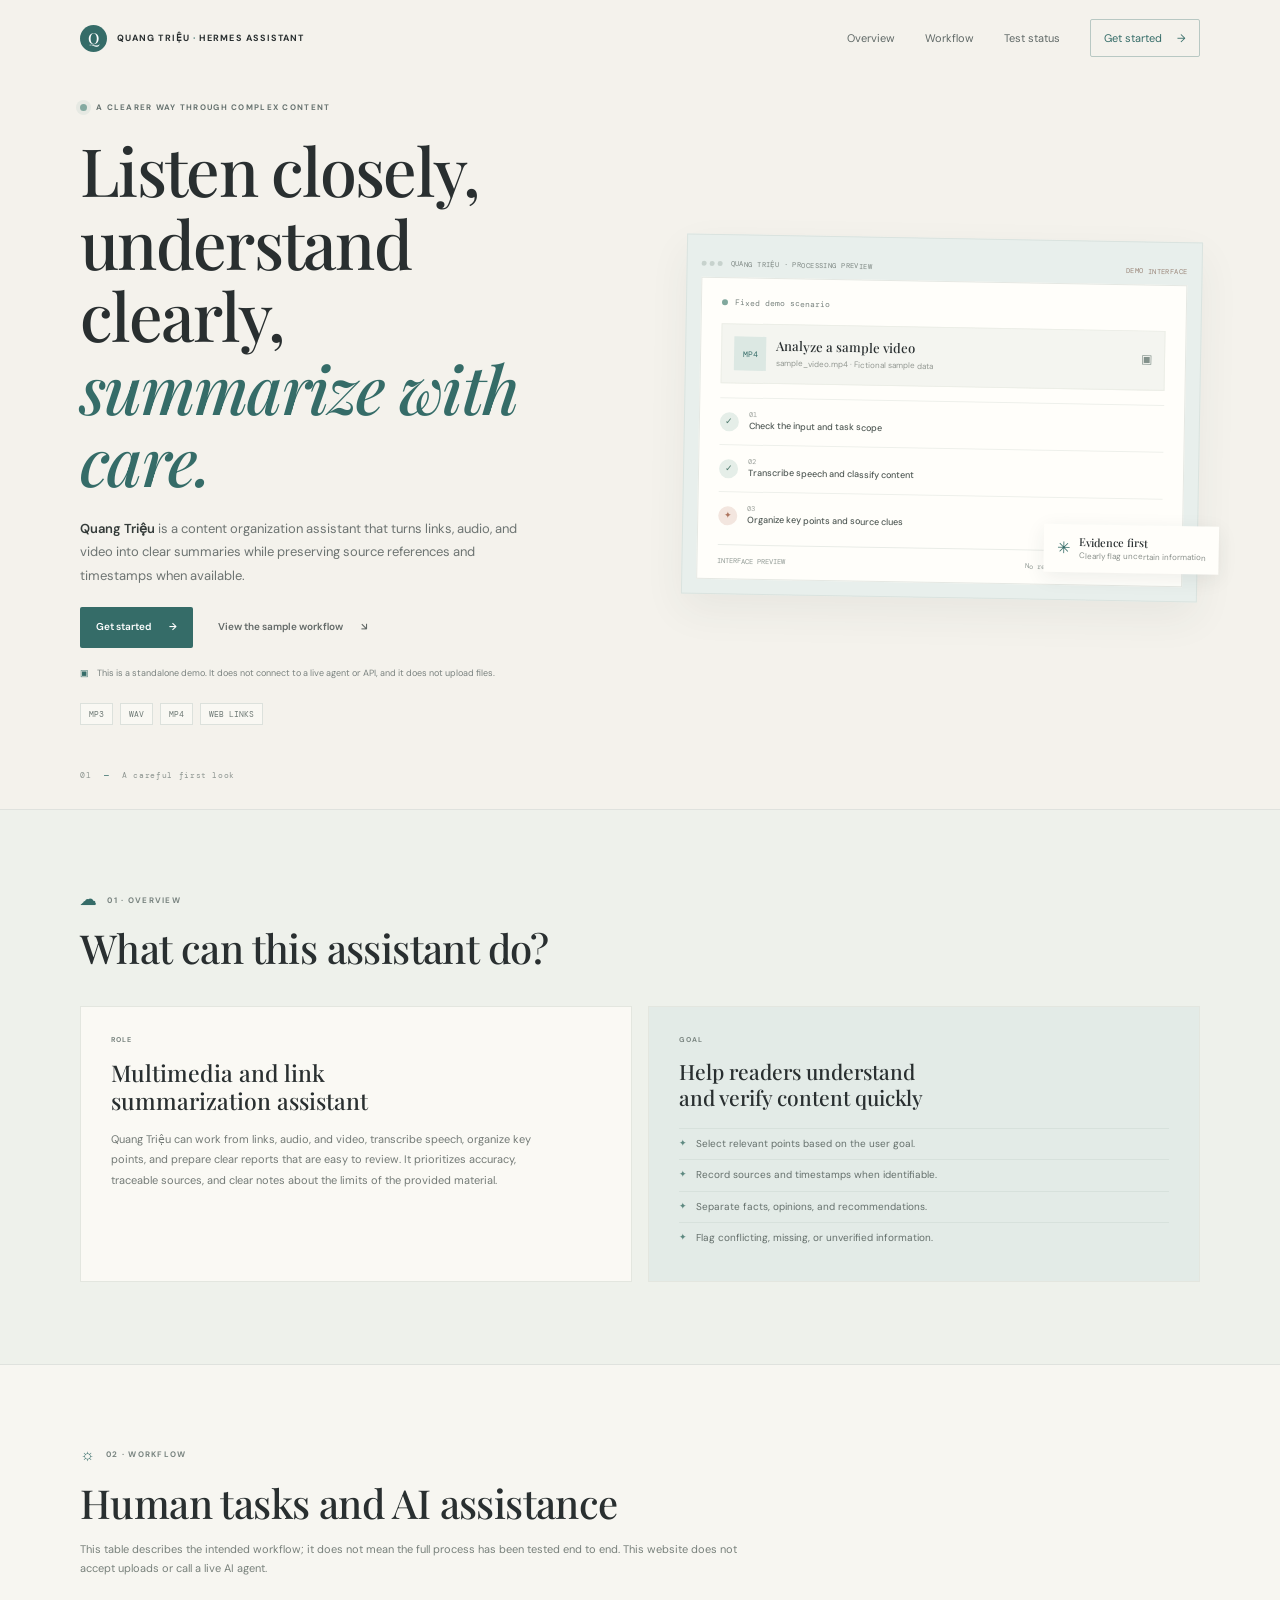
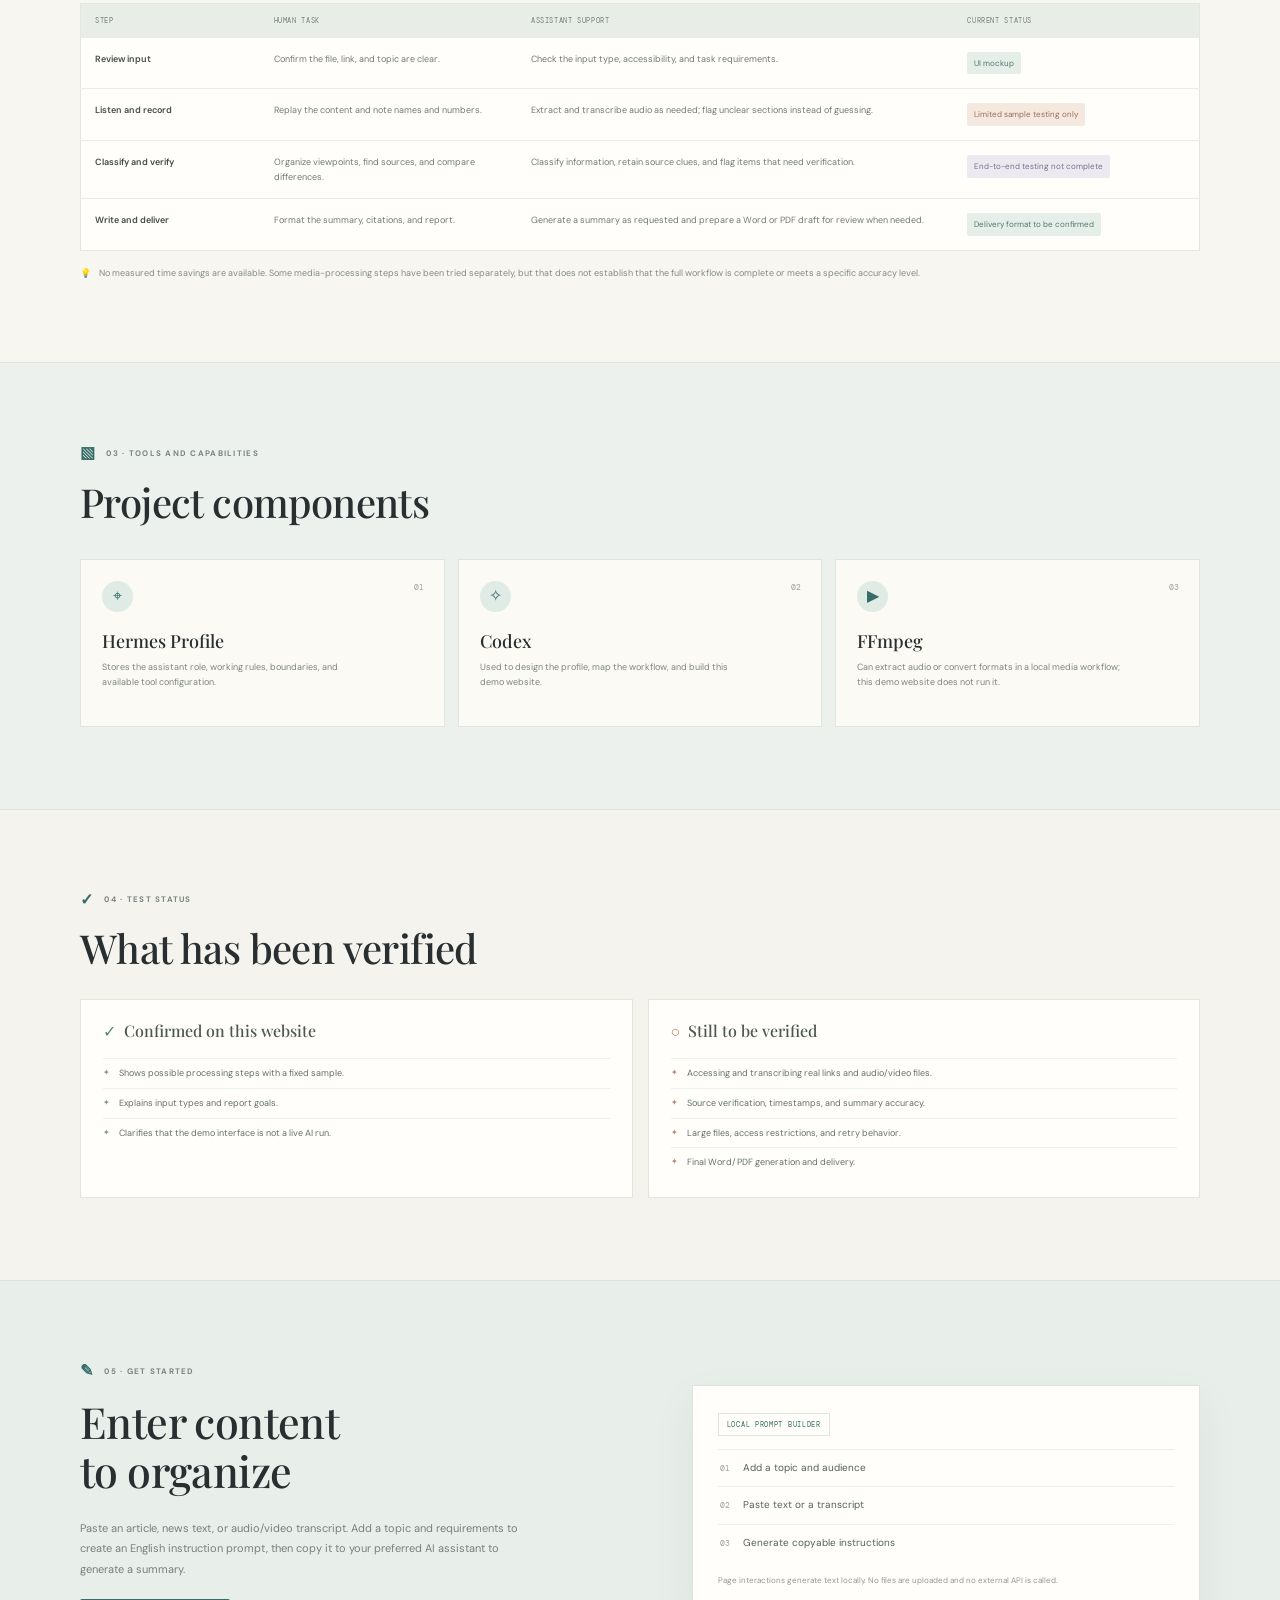
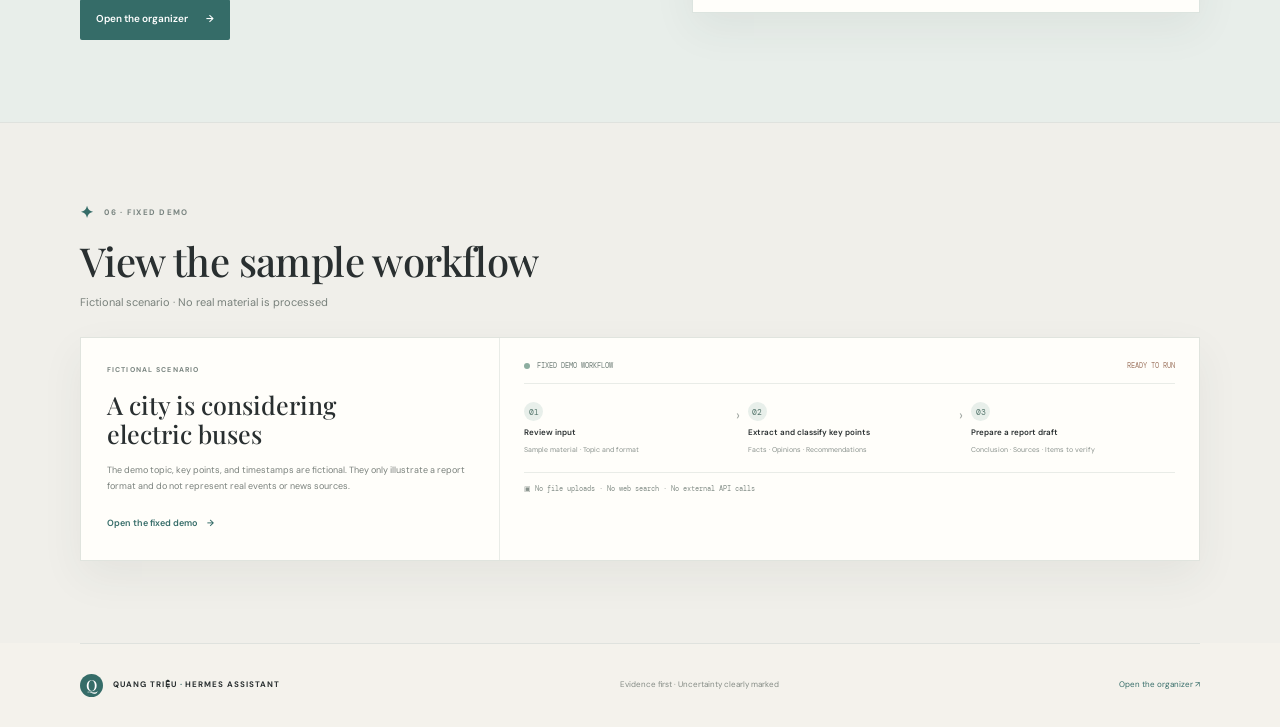
<file: index.html>
<!doctype html>
<html lang="en">
<head>
  <meta charset="utf-8">
  <meta name="viewport" content="width=device-width, initial-scale=1">
  <meta name="theme-color" content="#f4f2ec">
  <meta name="description" content="Quang Triệu is a content organization assistant concept for links, audio, and video, with source clues and clear notes about limits.">
  <title>Quang Triệu · Content Organizer</title>
  <link rel="preconnect" href="https://fonts.googleapis.com"><link rel="preconnect" href="https://fonts.gstatic.com" crossorigin>
  <link href="https://fonts.googleapis.com/css2?family=DM+Mono:wght@400;500&family=DM+Sans:wght@400;500;600;700&family=Playfair+Display:ital,wght@0,500;0,600;0,700;1,500&display=swap" rel="stylesheet">
  <link rel="stylesheet" href="style.css"><script src="app.js" defer></script>
</head>
<body class="content-site">
  <header class="site-header wrap">
    <a class="brand" href="index.html"><span class="brand-mark">Q</span><span>QUANG TRIỆU <i>·</i> HERMES ASSISTANT</span></a>
    <nav class="main-nav" aria-label="Main navigation"><a href="#overview">Overview</a><a href="#workflow">Workflow</a><a href="#status">Test status</a><a class="nav-cta" href="workbench.html">Get started <span>→</span></a></nav>
    <button class="menu-toggle" type="button" aria-label="Open navigation" aria-expanded="false">☰</button>
  </header>
  <main>
    <section class="hero wrap" id="top">
      <div class="hero-copy">
        <p class="kicker"><span class="kicker-dot"></span> A CLEARER WAY THROUGH COMPLEX CONTENT</p>
        <h1>Listen closely,<br>understand clearly,<br><em>summarize with care.</em></h1>
        <p class="hero-intro"><strong>Quang Triệu</strong> is a content organization assistant that turns links, audio, and video into clear summaries while preserving source references and timestamps when available.</p>
        <div class="hero-actions"><a class="button button-primary" href="workbench.html">Get started <span>→</span></a><a class="button button-quiet" href="#demo">View the sample workflow <span>↘</span></a></div>
        <div class="scope-note"><span>▣</span> This is a standalone demo. It does not connect to a live agent or API, and it does not upload files.</div>
        <div class="formats"><span>MP3</span><span>WAV</span><span>MP4</span><span>WEB LINKS</span></div>
      </div>
      <div class="hero-preview">
        <div class="preview-topline"><div class="window-dots"><i></i><i></i><i></i></div><span>QUANG TRIỆU · PROCESSING PREVIEW</span><b>DEMO INTERFACE</b></div>
        <div class="preview-content"><div class="preview-status"><span class="status-pulse"></span> Fixed demo scenario</div><div class="preview-file"><span class="file-type">MP4</span><div><strong>Analyze a sample video</strong><small>sample_video.mp4 · Fictional sample data</small></div><span class="file-lock">▣</span></div><div class="preview-step"><span class="step-done">✓</span><div><small>01</small><strong>Check the input and task scope</strong></div></div><div class="preview-step"><span class="step-done">✓</span><div><small>02</small><strong>Transcribe speech and classify content</strong></div></div><div class="preview-step"><span class="step-current">✦</span><div><small>03</small><strong>Organize key points and source clues</strong></div></div><div class="preview-footer"><span>INTERFACE PREVIEW</span><span>No real media or news is processed</span></div></div>
        <div class="evidence-chip"><span>✳</span><div><strong>Evidence first</strong><small>Clearly flag uncertain information</small></div></div>
      </div>
      <div class="hero-index">01 <span>—</span> A careful first look</div>
    </section>

    <section class="section-block overview-section" id="overview"><div class="wrap">
      <div class="section-label"><span>☁</span><span>01 · OVERVIEW</span></div><h2>What can this assistant do?</h2>
      <div class="overview-grid"><article class="info-panel"><span class="mini-label">ROLE</span><h3>Multimedia and link<br>summarization assistant</h3><p>Quang Triệu can work from links, audio, and video, transcribe speech, organize key points, and prepare clear reports that are easy to review. It prioritizes accuracy, traceable sources, and clear notes about the limits of the provided material.</p></article><article class="goal-panel"><span class="mini-label">GOAL</span><h3>Help readers understand<br>and verify content quickly</h3><ul><li>Select relevant points based on the user goal.</li><li>Record sources and timestamps when identifiable.</li><li>Separate facts, opinions, and recommendations.</li><li>Flag conflicting, missing, or unverified information.</li></ul></article></div>
    </div></section>

    <section class="section-block workflow-section" id="workflow"><div class="wrap">
      <div class="section-label"><span>☼</span><span>02 · WORKFLOW</span></div><h2>Human tasks and AI assistance</h2><p class="section-lede">This table describes the intended workflow; it does not mean the full process has been tested end to end. This website does not accept uploads or call a live AI agent.</p>
      <div class="table-scroll"><table class="workflow-table"><thead><tr><th>Step</th><th>Human task</th><th>Assistant support</th><th>Current status</th></tr></thead><tbody>
        <tr><td><b>Review input</b></td><td>Confirm the file, link, and topic are clear.</td><td>Check the input type, accessibility, and task requirements.</td><td><span class="status-tag">UI mockup</span></td></tr>
        <tr><td><b>Listen and record</b></td><td>Replay the content and note names and numbers.</td><td>Extract and transcribe audio as needed; flag unclear sections instead of guessing.</td><td><span class="status-tag status-peach">Limited sample testing only</span></td></tr>
        <tr><td><b>Classify and verify</b></td><td>Organize viewpoints, find sources, and compare differences.</td><td>Classify information, retain source clues, and flag items that need verification.</td><td><span class="status-tag status-lilac">End-to-end testing not complete</span></td></tr>
        <tr><td><b>Write and deliver</b></td><td>Format the summary, citations, and report.</td><td>Generate a summary as requested and prepare a Word or PDF draft for review when needed.</td><td><span class="status-tag">Delivery format to be confirmed</span></td></tr>
      </tbody></table></div>
      <p class="table-note"><span>💡</span> No measured time savings are available. Some media-processing steps have been tried separately, but that does not establish that the full workflow is complete or meets a specific accuracy level.</p>
    </div></section>

    <section class="section-block tools-section"><div class="wrap">
      <div class="section-label"><span>▧</span><span>03 · TOOLS AND CAPABILITIES</span></div><h2>Project components</h2>
      <div class="tool-grid"><article class="tool-card"><span class="tool-icon">⌖</span><span class="tool-index">01</span><h3>Hermes Profile</h3><p>Stores the assistant role, working rules, boundaries, and available tool configuration.</p></article><article class="tool-card"><span class="tool-icon">✧</span><span class="tool-index">02</span><h3>Codex</h3><p>Used to design the profile, map the workflow, and build this demo website.</p></article><article class="tool-card"><span class="tool-icon">▶</span><span class="tool-index">03</span><h3>FFmpeg</h3><p>Can extract audio or convert formats in a local media workflow; this demo website does not run it.</p></article></div>
    </div></section>

    <section class="section-block status-section" id="status"><div class="wrap">
      <div class="section-label"><span>✓</span><span>04 · TEST STATUS</span></div><h2>What has been verified</h2>
      <div class="status-columns"><article><h3><span class="status-check">✓</span> Confirmed on this website</h3><ul><li>Shows possible processing steps with a fixed sample.</li><li>Explains input types and report goals.</li><li>Clarifies that the demo interface is not a live AI run.</li></ul></article><article><h3><span class="status-unchecked">○</span> Still to be verified</h3><ul><li>Accessing and transcribing real links and audio/video files.</li><li>Source verification, timestamps, and summary accuracy.</li><li>Large files, access restrictions, and retry behavior.</li><li>Final Word/PDF generation and delivery.</li></ul></article></div>
    </div></section>

    <section class="section-block start-section" id="start"><div class="wrap start-grid"><div><div class="section-label"><span>✎</span><span>05 · GET STARTED</span></div><h2>Enter content<br>to organize</h2><p class="section-lede">Paste an article, news text, or audio/video transcript. Add a topic and requirements to create an English instruction prompt, then copy it to your preferred AI assistant to generate a summary.</p><a class="button button-primary" href="workbench.html">Open the organizer <span>→</span></a></div><div class="start-preview"><span class="preview-stamp">LOCAL PROMPT BUILDER</span><div class="preview-line"><span>01</span> Add a topic and audience</div><div class="preview-line"><span>02</span> Paste text or a transcript</div><div class="preview-line"><span>03</span> Generate copyable instructions</div><p>Page interactions generate text locally. No files are uploaded and no external API is called.</p></div></div></section>

    <section class="section-block demo-section" id="demo"><div class="wrap">
      <div class="section-label"><span>✦</span><span>06 · FIXED DEMO</span></div><h2>View the sample workflow</h2><p class="section-lede">Fictional scenario · No real material is processed</p>
      <div class="demo-card"><div class="demo-copy"><span class="mini-label">FICTIONAL SCENARIO</span><h3>A city is considering<br>electric buses</h3><p>The demo topic, key points, and timestamps are fictional. They only illustrate a report format and do not represent real events or news sources.</p><a class="text-link" href="workbench.html#demo">Open the fixed demo <span>→</span></a></div><div class="demo-preview"><div class="demo-preview-top"><span><i></i> FIXED DEMO WORKFLOW</span><small>READY TO RUN</small></div><div class="demo-progress"><div><b>01</b><strong>Review input</strong><small>Sample material · Topic and format</small></div><span>›</span><div><b>02</b><strong>Extract and classify key points</strong><small>Facts · Opinions · Recommendations</small></div><span>›</span><div><b>03</b><strong>Prepare a report draft</strong><small>Conclusion · Sources · Items to verify</small></div></div><p class="demo-lock">▣ No file uploads · No web search · No external API calls</p></div></div>
    </div></section>
  </main>
  <footer class="site-footer wrap"><a class="brand" href="index.html"><span class="brand-mark">Q</span><span>QUANG TRIỆU <i>·</i> HERMES ASSISTANT</span></a><p>Evidence first · Uncertainty clearly marked</p><a href="workbench.html">Open the organizer ↗</a></footer>
</body>
</html>
</file>
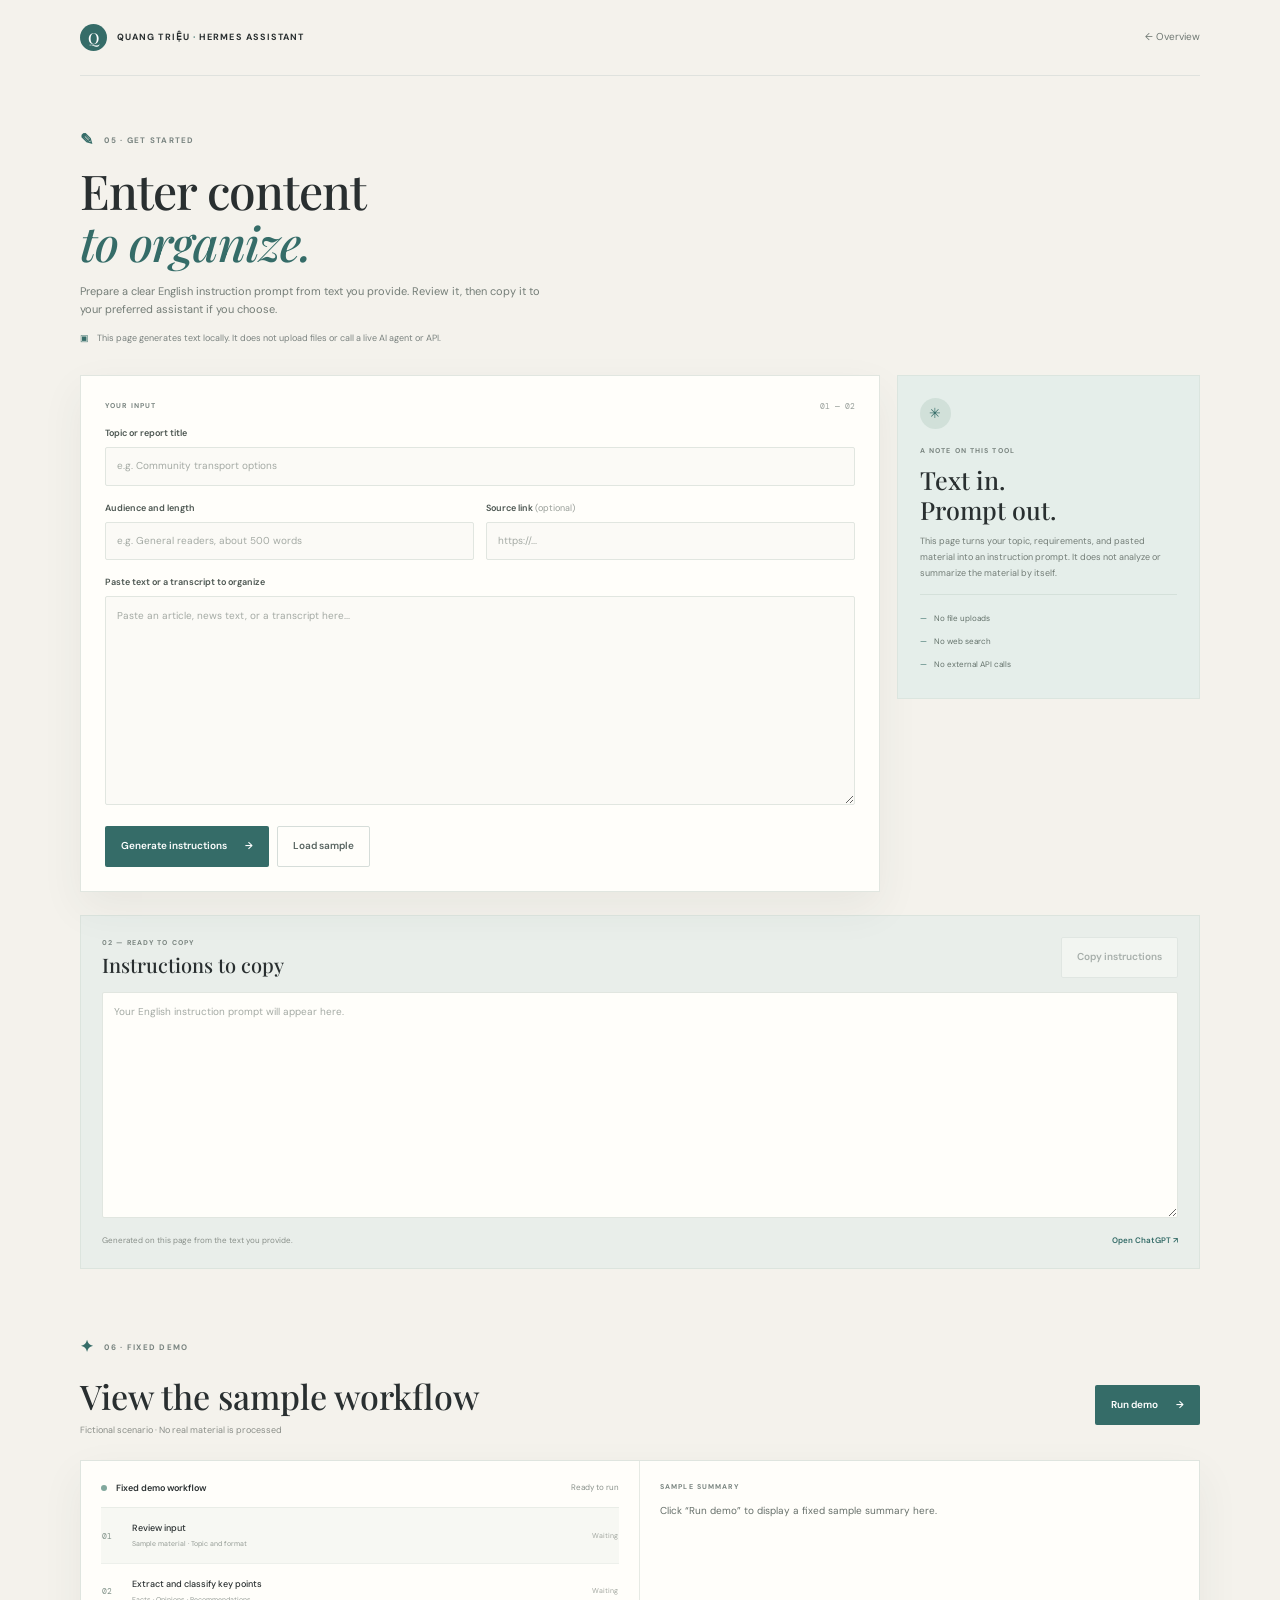
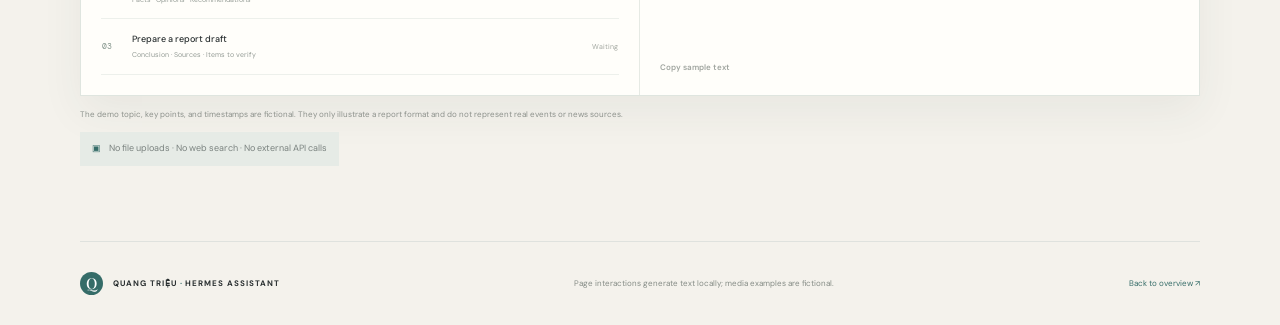
<file: workbench.html>
<!doctype html>
<html lang="en">
<head>
  <meta charset="utf-8"><meta name="viewport" content="width=device-width, initial-scale=1"><meta name="theme-color" content="#f4f2ec">
  <meta name="description" content="Create a copyable English instruction prompt for organizing an article or transcript. This page does not process files or call an AI service.">
  <title>Content Organizer · Quang Triệu</title>
  <link rel="preconnect" href="https://fonts.googleapis.com"><link rel="preconnect" href="https://fonts.gstatic.com" crossorigin>
  <link href="https://fonts.googleapis.com/css2?family=DM+Mono:wght@400;500&family=DM+Sans:wght@400;500;600;700&family=Playfair+Display:ital,wght@0,500;0,600;0,700;1,500&display=swap" rel="stylesheet">
  <link rel="stylesheet" href="style.css"><script src="app.js" defer></script>
</head>
<body class="workbench-page">
  <header class="site-header workbench-header wrap"><a class="brand" href="index.html"><span class="brand-mark">Q</span><span>QUANG TRIỆU <i>·</i> HERMES ASSISTANT</span></a><a class="back-link" href="index.html">← Overview</a></header>
  <main class="workbench wrap">
    <section class="workbench-heading"><div class="section-label"><span>✎</span><span>05 · GET STARTED</span></div><h1>Enter content<br><em>to organize.</em></h1><p>Prepare a clear English instruction prompt from text you provide. Review it, then copy it to your preferred assistant if you choose.</p><div class="scope-note"><span>▣</span> This page generates text locally. It does not upload files or call a live AI agent or API.</div></section>
    <section class="organizer-layout" id="input">
      <form class="organize-form" id="organize-form">
        <div class="form-section-head"><span class="mini-label">YOUR INPUT</span><span class="form-step">01 — 02</span></div>
        <label for="topic">Topic or report title</label><input id="topic" name="topic" type="text" maxlength="120" placeholder="e.g. Community transport options">
        <div class="field-pair"><div><label for="length">Audience and length</label><input id="length" name="length" type="text" maxlength="120" placeholder="e.g. General readers, about 500 words"></div><div><label for="source">Source link <span>(optional)</span></label><input id="source" name="source" type="url" maxlength="300" placeholder="https://..."></div></div>
        <label for="material">Paste text or a transcript to organize</label><textarea id="material" name="material" rows="11" maxlength="30000" placeholder="Paste an article, news text, or a transcript here..."></textarea>
        <div class="form-actions"><button class="button button-primary" type="submit">Generate instructions <span>→</span></button><button class="button button-outline" id="fill-example" type="button">Load sample</button></div>
      </form>
      <aside class="scope-aside"><span class="aside-icon">✳</span><span class="mini-label">A NOTE ON THIS TOOL</span><h2>Text in.<br>Prompt out.</h2><p>This page turns your topic, requirements, and pasted material into an instruction prompt. It does not analyze or summarize the material by itself.</p><ul><li>No file uploads</li><li>No web search</li><li>No external API calls</li></ul></aside>
    </section>
    <section class="result-section" aria-labelledby="result-title"><div class="result-heading"><div><span class="mini-label">02 — READY TO COPY</span><h2 id="result-title">Instructions to copy</h2></div><button class="button button-outline" id="copy-result" type="button" disabled>Copy instructions</button></div><textarea id="result" rows="12" aria-label="Instructions to copy" placeholder="Your English instruction prompt will appear here."></textarea><div class="result-footer"><span id="copy-status" aria-live="polite">Generated on this page from the text you provide.</span><a href="https://chatgpt.com/" target="_blank" rel="noopener noreferrer">Open ChatGPT ↗</a></div></section>
    <section class="fixed-demo" id="demo"><div class="section-label"><span>✦</span><span>06 · FIXED DEMO</span></div><div class="demo-head"><div><h2>View the sample workflow</h2><p>Fictional scenario · No real material is processed</p></div><button class="button button-primary" id="run-demo" type="button">Run demo <span>→</span></button></div>
      <div class="demo-workspace"><div class="demo-workflow"><div class="workflow-state"><span class="status-pulse"></span><strong>Fixed demo workflow</strong><small id="demo-state">Ready to run</small></div><div class="workflow-row active"><b>01</b><div><strong>Review input</strong><small>Sample material · Topic and format</small></div><span>Waiting</span></div><div class="workflow-row"><b>02</b><div><strong>Extract and classify key points</strong><small>Facts · Opinions · Recommendations</small></div><span>Waiting</span></div><div class="workflow-row"><b>03</b><div><strong>Prepare a report draft</strong><small>Conclusion · Sources · Items to verify</small></div><span>Waiting</span></div></div><div class="demo-output"><span class="mini-label">SAMPLE SUMMARY</span><p id="demo-result">Click “Run demo” to display a fixed sample summary here.</p><button class="text-button" id="copy-demo" type="button" disabled>Copy sample text</button></div></div>
      <p class="demo-disclaimer">The demo topic, key points, and timestamps are fictional. They only illustrate a report format and do not represent real events or news sources.</p><div class="scope-note"><span>▣</span> No file uploads · No web search · No external API calls</div>
    </section>
  </main>
  <footer class="site-footer wrap"><a class="brand" href="index.html"><span class="brand-mark">Q</span><span>QUANG TRIỆU <i>·</i> HERMES ASSISTANT</span></a><p>Page interactions generate text locally; media examples are fictional.</p><a href="index.html">Back to overview ↗</a></footer>
</body>
</html>
</file>
<file: style.css>
:root{--bg:#f4f2ec;--paper:#fffefa;--ink:#292f30;--muted:#737a79;--line:#dfe2de;--teal:#356c68;--teal-dark:#295855;--mint:#e5efeb;--peach:#f2e2d9;--lav:#ebe8f0;--mono:'DM Mono',monospace;--sans:'DM Sans',Arial,sans-serif;--serif:'Playfair Display',Georgia,serif;--shadow:0 16px 40px #313d3810}*{box-sizing:border-box}html{scroll-behavior:smooth}body{margin:0;background:var(--bg);color:var(--ink);font:14px/1.65 var(--sans);-webkit-font-smoothing:antialiased}a{color:inherit;text-decoration:none}button,input,textarea{font:inherit}button{color:inherit}button:focus-visible,a:focus-visible,input:focus-visible,textarea:focus-visible{outline:3px solid #7faaa4;outline-offset:2px}.wrap{width:min(1120px,calc(100% - 56px));margin-inline:auto}.site-header{height:76px;display:flex;justify-content:space-between;align-items:center}.brand{display:inline-flex;align-items:center;gap:10px;font-size:9px;font-weight:700;letter-spacing:.12em}.brand i{color:var(--teal);font-style:normal}.brand-mark{width:27px;height:27px;display:grid;place-items:center;background:var(--teal);border-radius:50%;color:white;font:500 15px var(--serif);letter-spacing:0}.main-nav{display:flex;align-items:center;gap:30px;color:#606967;font-size:11px}.main-nav a:not(.nav-cta):hover,.back-link:hover,.site-footer>a:last-child:hover{color:var(--teal)}.nav-cta{padding:9px 13px;border:1px solid #b8c8c3;color:var(--teal);border-radius:2px}.nav-cta span{margin-left:12px}.menu-toggle{display:none;background:none;border:0;font-size:20px}.hero{min-height:540px;display:grid;grid-template-columns:1fr .94fr;gap:55px;align-items:center;position:relative;padding:25px 0 74px}.hero-copy{padding-bottom:10px}.kicker,.section-label,.mini-label{font-size:8px;font-weight:700;letter-spacing:.16em;color:#677370}.kicker{display:flex;align-items:center;gap:9px;margin:0 0 20px}.kicker-dot{width:7px;height:7px;border-radius:50%;background:#84aaa1;box-shadow:0 0 0 4px #84aaa122}.hero h1{font:500 clamp(43px,5.2vw,67px)/1.09 var(--serif);letter-spacing:-1.7px;margin:0}.hero h1 em,.workbench-heading h1 em{font-weight:500;color:var(--teal)}.hero-intro{max-width:440px;color:#6d7472;font-size:13px;line-height:1.8;margin:20px 0 20px}.hero-intro strong{color:#343b39;font-weight:600}.hero-actions{display:flex;gap:9px;flex-wrap:wrap}.button{border-radius:2px;padding:11px 15px;font-size:10px;font-weight:600;display:inline-flex;align-items:center;justify-content:center;gap:18px;cursor:pointer;transition:background .18s,transform .18s;border:1px solid transparent}.button:hover{transform:translateY(-1px)}.button-primary{background:var(--teal);color:white}.button-primary:hover{background:var(--teal-dark)}.button-quiet{background:transparent;color:#626967}.button-outline{background:var(--paper);border-color:#d6ddd9;color:#586460}.button:disabled{opacity:.45;cursor:not-allowed;transform:none}.scope-note{display:flex;align-items:flex-start;gap:8px;color:#7a827f;font-size:9px;line-height:1.5;margin-top:19px}.scope-note span{color:var(--teal)}.formats{display:flex;gap:7px;margin-top:23px}.formats span{font:8px var(--mono);color:#6e7975;padding:5px 8px;border:1px solid #dce1dc;background:#f9f8f3}.hero-preview{background:#e8efec;padding:14px;border:1px solid #dae3df;box-shadow:var(--shadow);transform:rotate(1deg);position:relative}.preview-topline{height:28px;display:flex;align-items:center;gap:8px;color:#7b8580;font:7px var(--mono);letter-spacing:.06em}.preview-topline>b{margin-left:auto;font-weight:400;color:#9a8679}.window-dots{display:flex;gap:3px}.window-dots i{width:5px;height:5px;border-radius:50%;background:#c7d2cd}.preview-content{background:var(--paper);border:1px solid #e5e8e3;padding:19px 20px 13px}.preview-status{display:flex;align-items:center;gap:7px;color:#77817d;font:8px var(--mono);margin-bottom:16px}.status-pulse{display:inline-block;width:6px;height:6px;border-radius:50%;background:#81a89d}.preview-file{display:flex;align-items:center;gap:10px;padding:12px;background:#f4f5f0;border:1px solid #eceee7;margin-bottom:14px}.file-type{width:32px;height:34px;display:grid;place-items:center;background:#dce8e3;color:var(--teal);font:8px var(--mono)}.preview-file strong,.preview-file small{display:block}.preview-file strong{font:500 13px var(--serif)}.preview-file small{font-size:8px;color:#929791;margin-top:3px}.file-lock{margin-left:auto;color:#82918b;font-size:12px}.preview-step{display:flex;align-items:center;gap:10px;min-height:47px;border-top:1px solid #eef0eb}.preview-step>span{width:19px;height:19px;border-radius:50%;display:grid;place-items:center;font-size:9px}.step-done{background:#e5eee8;color:#4f796d}.step-current{background:#f3e6df;color:#ad755f}.preview-step small,.preview-step strong{display:block}.preview-step small{font:7px var(--mono);color:#9da29d}.preview-step strong{font-size:9px;font-weight:500;color:#515a56}.preview-footer{display:flex;justify-content:space-between;border-top:1px solid #e9ece7;padding-top:11px;margin-top:6px;font:7px var(--mono);color:#909994}.evidence-chip{position:absolute;right:-22px;bottom:27px;background:#fffefa;padding:10px 13px;display:flex;align-items:center;gap:9px;box-shadow:0 5px 20px #24332d14}.evidence-chip>span{color:var(--teal);font-size:16px}.evidence-chip strong,.evidence-chip small{display:block}.evidence-chip strong{font:500 11px var(--serif)}.evidence-chip small{font-size:8px;color:#8b918c}.hero-index{position:absolute;bottom:29px;left:0;color:#8e9691;font:8px var(--mono);letter-spacing:.08em}.hero-index span{color:var(--teal);margin:0 7px}.section-block{padding:77px 0 82px;border-top:1px solid var(--line)}.section-label{display:flex;align-items:center;gap:10px;margin-bottom:12px;color:#798480}.section-label>span:first-child{font-size:16px;color:var(--teal)}.section-block h2{font:500 40px/1.15 var(--serif);letter-spacing:-.6px;margin:0 0 22px}.overview-section{background:#eef1eb}.overview-grid{display:grid;grid-template-columns:1fr 1fr;gap:16px;margin-top:35px}.info-panel,.goal-panel{padding:27px 30px;background:#faf9f4;border:1px solid #e3e6df}.mini-label{display:block;color:#7a8580;font-size:7px}.info-panel h3,.goal-panel h3{font:500 23px/1.23 var(--serif);margin:13px 0}.info-panel p{max-width:450px;color:#737a76;font-size:11px;line-height:1.9;margin:0}.goal-panel{background:#e3ebe7}.goal-panel h3{font-size:21px}.goal-panel ul,.status-columns ul{padding:0;list-style:none;margin:17px 0 0}.goal-panel li,.status-columns li{display:flex;align-items:flex-start;gap:9px;font-size:10px;color:#65706c;padding:7px 0;border-top:1px solid #d7e1dc}.goal-panel li:before{content:'✦';color:#5e8981;font-size:9px}.workflow-section{background:#f7f6f1}.section-lede{max-width:660px;color:#78807b;font-size:11px;line-height:1.75;margin:-8px 0 24px}.table-scroll{overflow-x:auto}.workflow-table{width:100%;border-collapse:collapse;background:#fffefa;border:1px solid #e2e6e0;text-align:left;min-width:720px}.workflow-table th{padding:12px 14px;background:#e8ede8;color:#77817c;font:7px var(--mono);letter-spacing:.09em;text-transform:uppercase}.workflow-table td{padding:14px;border-top:1px solid #e9ece7;vertical-align:top;font-size:9px;line-height:1.6;color:#727a75}.workflow-table td:first-child{width:16%;color:#424c48}.workflow-table td:nth-child(2){width:23%}.workflow-table td:nth-child(3){width:39%}.workflow-table td:last-child{width:22%}.workflow-table td b{font-weight:600}.status-tag{display:inline-block;padding:5px 7px;border-radius:2px;background:#e6eee9;color:#55766c;font-size:8px}.status-peach{background:#f4e8df;color:#986f5b}.status-lilac{background:#ece9f1;color:#77718c}.table-note{display:flex;gap:8px;max-width:850px;color:#858b84;font-size:9px;line-height:1.6;margin:15px 0 0}.tools-section{background:#edf1ee}.tool-grid{display:grid;grid-template-columns:repeat(3,1fr);gap:13px;margin-top:34px}.tool-card{position:relative;min-height:168px;background:#fbfaf5;border:1px solid #e0e5df;padding:21px}.tool-icon{width:31px;height:31px;display:grid;place-items:center;border-radius:50%;background:#e1ebe6;color:var(--teal);font-size:16px}.tool-index{position:absolute;right:20px;top:22px;color:#9ba39e;font:8px var(--mono)}.tool-card h3{font:500 18px var(--serif);margin:17px 0 7px}.tool-card p{color:#7e8580;font-size:9px;line-height:1.75;margin:0;max-width:265px}.status-section{background:#f5f3ee}.status-columns{display:grid;grid-template-columns:1fr 1fr;gap:15px;margin-top:28px}.status-columns article{background:#fffefa;border:1px solid #e1e5df;padding:20px 22px}.status-columns h3{font:500 16px var(--serif);display:flex;align-items:center;gap:8px;margin:0;color:#4c5752}.status-check{color:#4e887b}.status-unchecked{color:#b9846d}.status-columns li{border-color:#edf0eb;font-size:9px}.status-columns li:before{content:'✦';color:#7d9a8f;font-size:8px}.status-columns article:last-child li:before{color:#b48876}.start-section{background:#e8eeea}.start-grid{display:grid;grid-template-columns:1.05fr .95fr;gap:50px;align-items:center}.start-grid h2{font-size:43px}.start-grid .section-lede{max-width:440px;line-height:1.9;margin:0 0 19px}.start-preview{padding:25px;background:#fffefa;border:1px solid #dce4df;box-shadow:var(--shadow)}.preview-stamp{display:inline-block;font:7px var(--mono);letter-spacing:.1em;color:var(--teal);border:1px solid #dce5df;padding:6px 8px;margin-bottom:13px}.preview-line{padding:10px 2px;border-top:1px solid #edf0eb;color:#55605b;font-size:10px}.preview-line span{font:8px var(--mono);color:#98a19b;margin-right:10px}.start-preview p{font-size:8px;color:#949992;margin:13px 0 0}.demo-section{background:#f0efea}.demo-section .section-lede{margin-top:-13px}.demo-card{display:grid;grid-template-columns:.75fr 1.25fr;background:#fffefa;border:1px solid #e0e4de;box-shadow:var(--shadow);margin-top:25px}.demo-copy{padding:26px;border-right:1px solid #e9ece7}.demo-copy h3{font:500 25px/1.18 var(--serif);margin:14px 0}.demo-copy p{font-size:9px;line-height:1.75;color:#7a817c;margin:0 0 16px}.text-link{font-size:9px;color:var(--teal);font-weight:600}.text-link span{margin-left:8px}.demo-preview{padding:23px 24px}.demo-preview-top{display:flex;justify-content:space-between;align-items:center;padding-bottom:13px;border-bottom:1px solid #e9ece7;font:7px var(--mono);color:#72807a}.demo-preview-top span{display:flex;align-items:center;gap:7px}.demo-preview-top i{display:block;width:6px;height:6px;border-radius:50%;background:#8cad9f}.demo-preview-top small{font-size:7px;color:#a27b67}.demo-progress{display:grid;grid-template-columns:1fr auto 1fr auto 1fr;gap:8px;align-items:start;padding:18px 0}.demo-progress>div{display:grid;gap:6px}.demo-progress b{width:19px;height:19px;display:grid;place-items:center;border-radius:50%;background:#e8efea;color:#55766c;font:8px var(--mono)}.demo-progress strong{font-size:8px;line-height:1.4;font-weight:600}.demo-progress small{font-size:7px;line-height:1.4;color:#8a928d}.demo-progress>span{color:#9da49f;margin-top:2px}.demo-lock{border-top:1px solid #e9ece7;padding-top:11px;margin:0;color:#87918b;font:7px var(--mono)}.site-footer{min-height:84px;border-top:1px solid var(--line);display:flex;align-items:center;justify-content:space-between;gap:16px}.site-footer .brand{font-size:8px}.site-footer .brand-mark{width:23px;height:23px}.site-footer p,.site-footer>a:last-child{font-size:8px;color:#848b85}.site-footer>a:last-child{color:var(--teal)}.workbench-header{border-bottom:1px solid var(--line)}.back-link{font-size:10px;color:#6e7772}.workbench{padding:51px 0 75px}.workbench-heading{max-width:700px;margin-bottom:29px}.workbench-heading h1{font:500 48px/1.08 var(--serif);letter-spacing:-1px;margin:0}.workbench-heading>p{font-size:11px;color:#747d77;max-width:470px;margin:13px 0}.workbench-heading .scope-note{margin-top:14px}.organizer-layout{display:grid;grid-template-columns:1.45fr .55fr;gap:17px;align-items:start}.organize-form{background:#fffefa;border:1px solid #e1e6e0;padding:24px;box-shadow:var(--shadow)}.form-section-head,.result-heading{display:flex;justify-content:space-between;align-items:center}.form-step{color:#9aa19c;font:8px var(--mono)}.organize-form label{display:block;font-size:9px;font-weight:600;margin:15px 0 6px;color:#4b5550}.organize-form label span{color:#999f99;font-weight:400}.organize-form input,.organize-form textarea,.result-section textarea{width:100%;border:1px solid #e1e6e0;background:#fbfaf6;border-radius:2px;padding:10px 11px;color:#343c38;font-size:10px;outline:none}.organize-form input::placeholder,.organize-form textarea::placeholder,.result-section textarea::placeholder{color:#a4aaa4}.organize-form textarea{resize:vertical;line-height:1.7;min-height:190px}.field-pair{display:grid;grid-template-columns:1fr 1fr;gap:12px}.form-actions{display:flex;gap:8px;margin-top:14px}.scope-aside{background:#e5eeea;border:1px solid #dbe5df;padding:22px;position:relative}.aside-icon{display:grid;place-items:center;width:31px;height:31px;background:#d1e0d9;border-radius:50%;color:var(--teal);margin-bottom:16px}.scope-aside h2{font:500 25px/1.2 var(--serif);margin:9px 0}.scope-aside p{font-size:9px;line-height:1.75;color:#737d77}.scope-aside ul{padding:12px 0 0;margin:12px 0 0;border-top:1px solid #d4e0da;list-style:none}.scope-aside li{font-size:8px;color:#64726b;padding:5px 0}.scope-aside li:before{content:'—';margin-right:7px;color:var(--teal)}.result-section{margin-top:23px;background:#e9eeea;border:1px solid #dce4de;padding:21px}.result-heading h2{font:500 20px var(--serif);margin:3px 0 0}.result-section textarea{margin-top:14px;min-height:205px;resize:vertical;background:#fffefa;line-height:1.7}.result-footer{display:flex;justify-content:space-between;align-items:center;margin-top:9px;color:#888f89;font-size:8px}.result-footer a{color:var(--teal);font-weight:600}.fixed-demo{padding-top:65px}.fixed-demo h2{font:500 34px var(--serif);margin:0}.demo-head{display:flex;align-items:center;justify-content:space-between;gap:14px}.demo-head p{font-size:9px;color:#8a8e88;margin:4px 0 0}.demo-workspace{display:grid;grid-template-columns:1fr 1fr;margin-top:22px;border:1px solid #dfe5df;background:#fffefa;box-shadow:var(--shadow)}.demo-workflow{padding:20px;border-right:1px solid #e6eae4}.workflow-state{display:grid;grid-template-columns:8px 1fr auto;align-items:center;gap:7px;padding-bottom:12px;border-bottom:1px solid #e9ede7}.workflow-state strong{font-size:9px;font-weight:600}.workflow-state small{font-size:8px;color:#89918b}.workflow-row{display:grid;grid-template-columns:22px 1fr auto;gap:8px;align-items:center;padding:13px 1px;border-bottom:1px solid #edf0eb}.workflow-row>b{font:8px var(--mono);color:#83948b}.workflow-row strong,.workflow-row small{display:block}.workflow-row strong{font-size:9px;font-weight:500}.workflow-row small{font-size:7px;color:#949b95;margin-top:2px}.workflow-row>span{font-size:7px;color:#a1a69f}.workflow-row.active{background:#f7f8f3}.demo-output{padding:20px;display:flex;flex-direction:column;align-items:flex-start}.demo-output p{flex:1;font-size:10px;line-height:1.8;color:#666f6a;white-space:pre-line}.text-button{background:none;border:0;padding:0;color:var(--teal);font-size:8px;font-weight:600;cursor:pointer}.text-button:disabled{color:#a0a59f;cursor:not-allowed}.demo-disclaimer{font-size:8px;line-height:1.6;color:#8c918b;margin:12px 0}.fixed-demo>.scope-note{padding:10px 12px;background:#e6ebe6;width:max-content;max-width:100%;margin:12px 0 0}.empty{color:#929890;font-style:italic}
@media(max-width:850px){.hero{gap:30px}.hero h1{font-size:50px}.workflow-table{min-width:680px}.start-grid{gap:25px}.demo-card{grid-template-columns:.85fr 1.15fr}}
@media(max-width:640px){.wrap{width:calc(100% - 34px)}.site-header{height:64px}.brand{font-size:7px;gap:7px}.brand-mark{width:24px;height:24px}.main-nav{display:none;position:absolute;z-index:10;top:55px;left:12px;right:12px;padding:16px;background:#fffefa;box-shadow:var(--shadow);flex-direction:column;align-items:stretch;gap:14px}.main-nav.open{display:flex}.nav-cta{align-self:flex-start}.menu-toggle{display:block;color:var(--teal)}.hero{display:flex;flex-direction:column;align-items:stretch;gap:28px;padding:46px 0 64px}.hero h1{font-size:clamp(40px,11vw,56px)}.hero-intro{font-size:12px}.hero-preview{margin:0 7px 8px 0;transform:none}.preview-content{padding:15px}.evidence-chip{right:-7px;bottom:5px}.hero-index{bottom:25px}.section-block{padding:58px 0}.section-block h2{font-size:33px}.overview-grid,.status-columns,.tool-grid,.start-grid,.demo-card,.demo-workspace,.organizer-layout{grid-template-columns:1fr}.overview-grid{gap:10px;margin-top:23px}.info-panel,.goal-panel{padding:21px}.workflow-table{min-width:660px}.tool-grid{gap:9px;margin-top:23px}.tool-card{min-height:145px}.start-grid{gap:25px}.start-grid h2{font-size:38px}.demo-card{margin-top:18px}.demo-copy{border-right:0;border-bottom:1px solid #e9ece7;padding:21px}.demo-preview{padding:18px}.demo-progress{gap:5px}.demo-progress strong{font-size:7px}.site-footer{padding:14px 0;min-height:90px;flex-wrap:wrap}.site-footer p{order:3;flex-basis:100%;margin:0}.site-footer>a:last-child{font-size:8px}.workbench{padding:33px 0 55px}.workbench-heading h1{font-size:42px}.organize-form{padding:19px}.field-pair{grid-template-columns:1fr;gap:0}.result-section{padding:16px}.result-heading{align-items:flex-start;gap:10px}.result-heading .button{font-size:8px;padding:9px}.fixed-demo{padding-top:52px}.fixed-demo h2{font-size:29px}.demo-head{align-items:flex-start}.demo-head .button{white-space:nowrap;padding:9px}.demo-workflow{border-right:0;border-bottom:1px solid #e6eae4;padding:15px}.demo-output{min-height:150px;padding:15px}.back-link{font-size:9px}}
@media(prefers-reduced-motion:reduce){*,*::before,*::after{scroll-behavior:auto!important;transition-duration:.01ms!important}}
</file>
